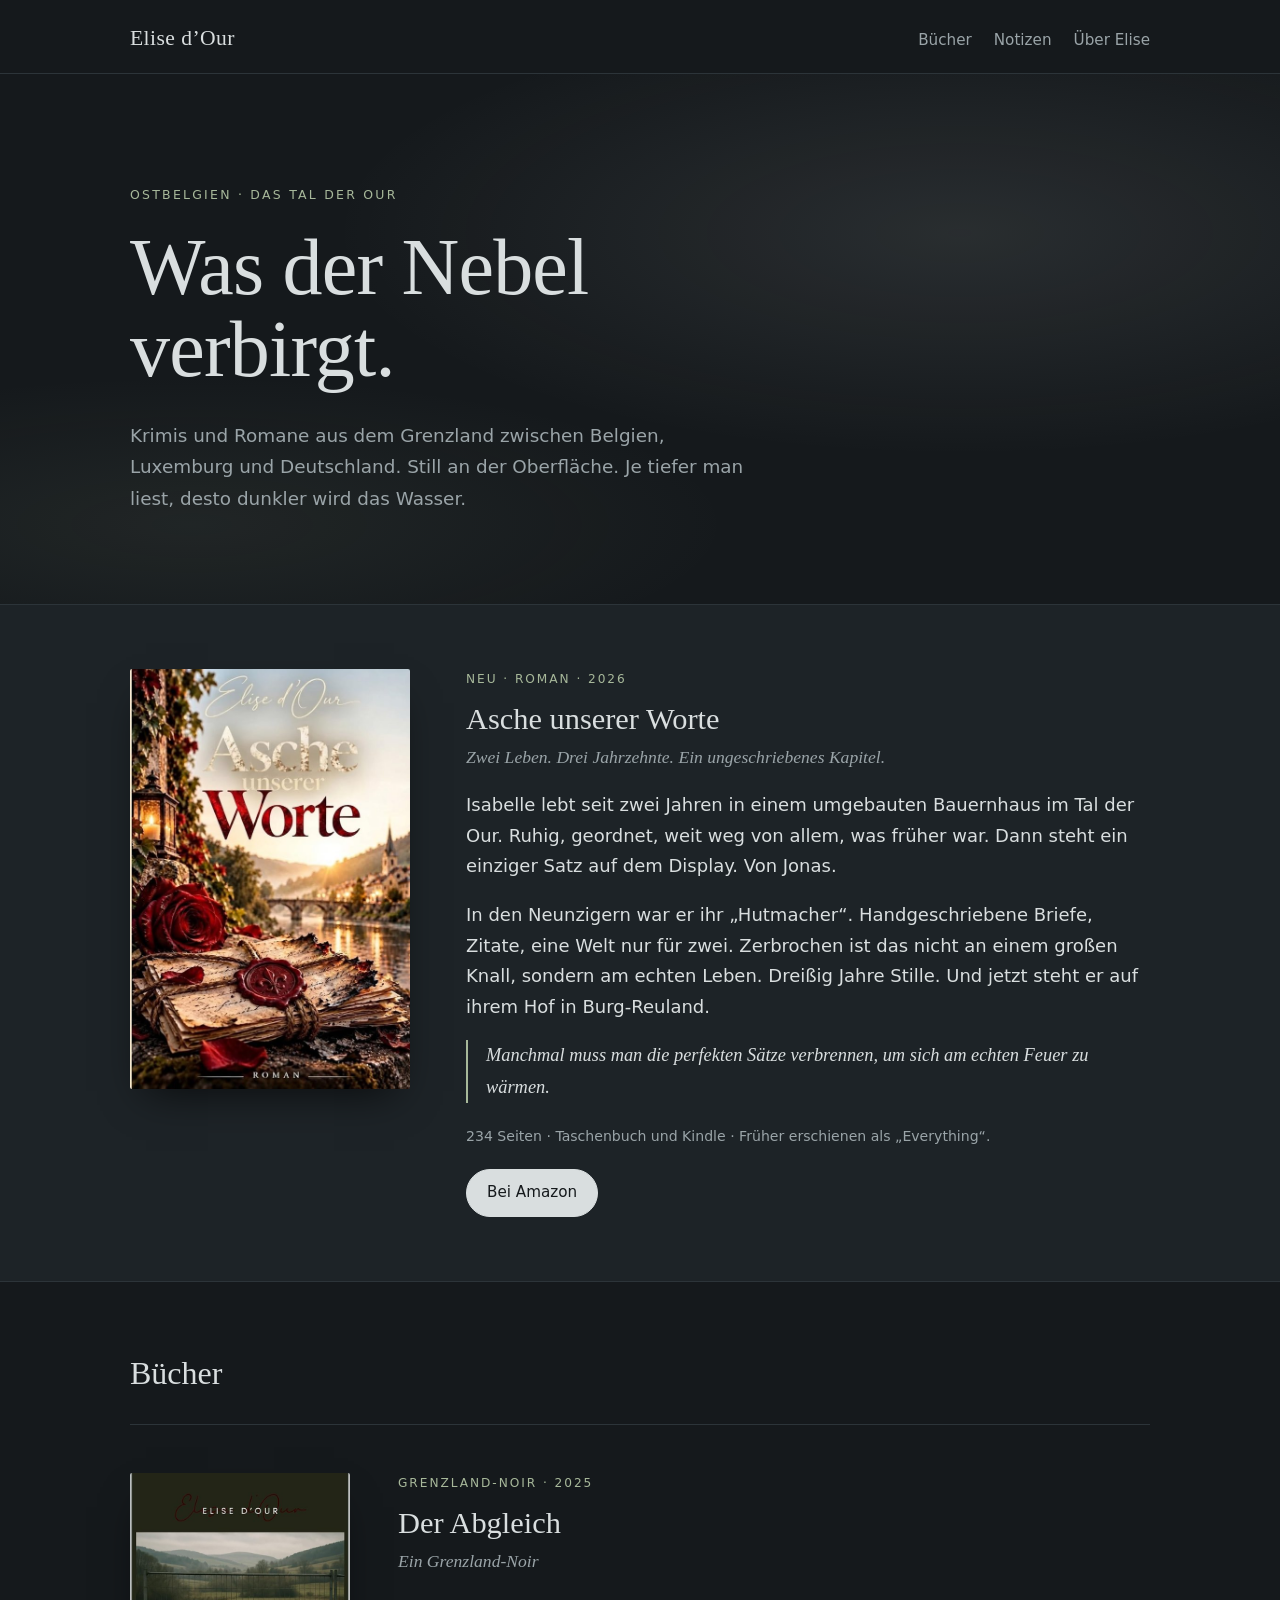
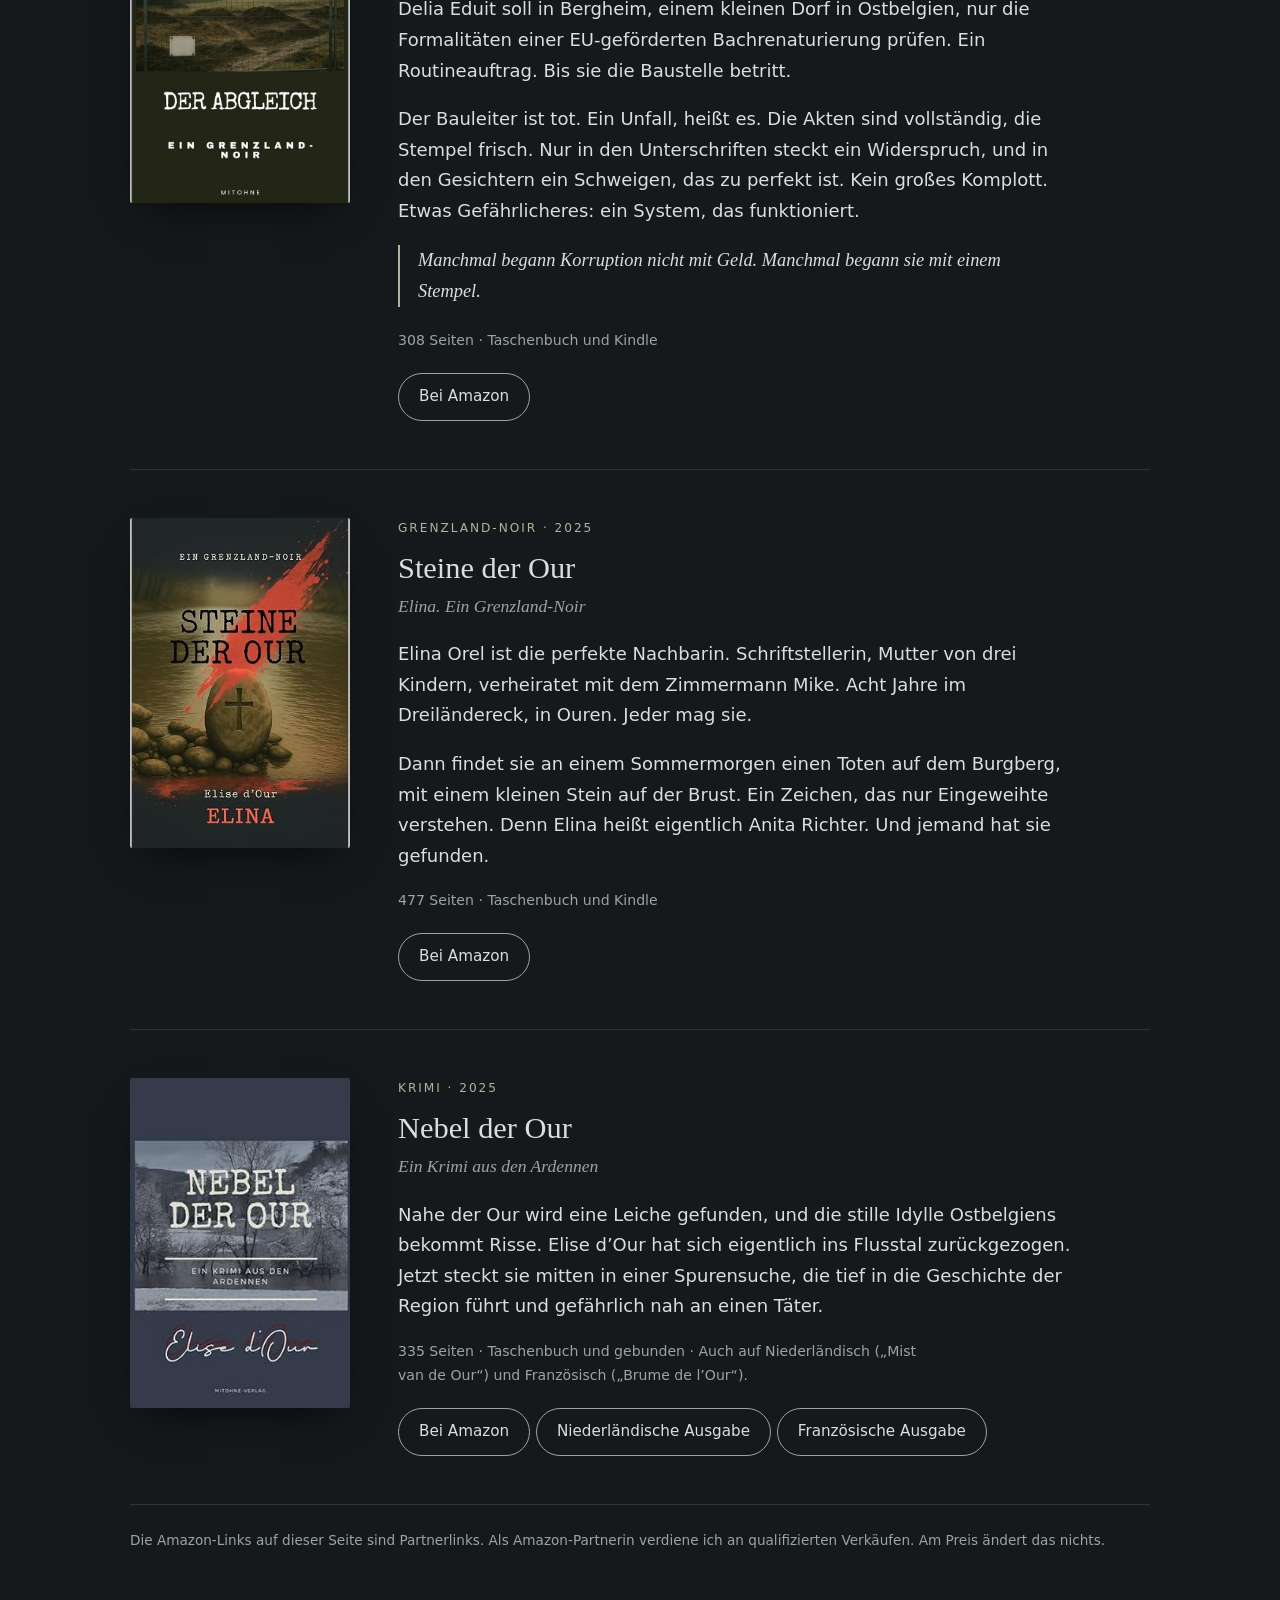
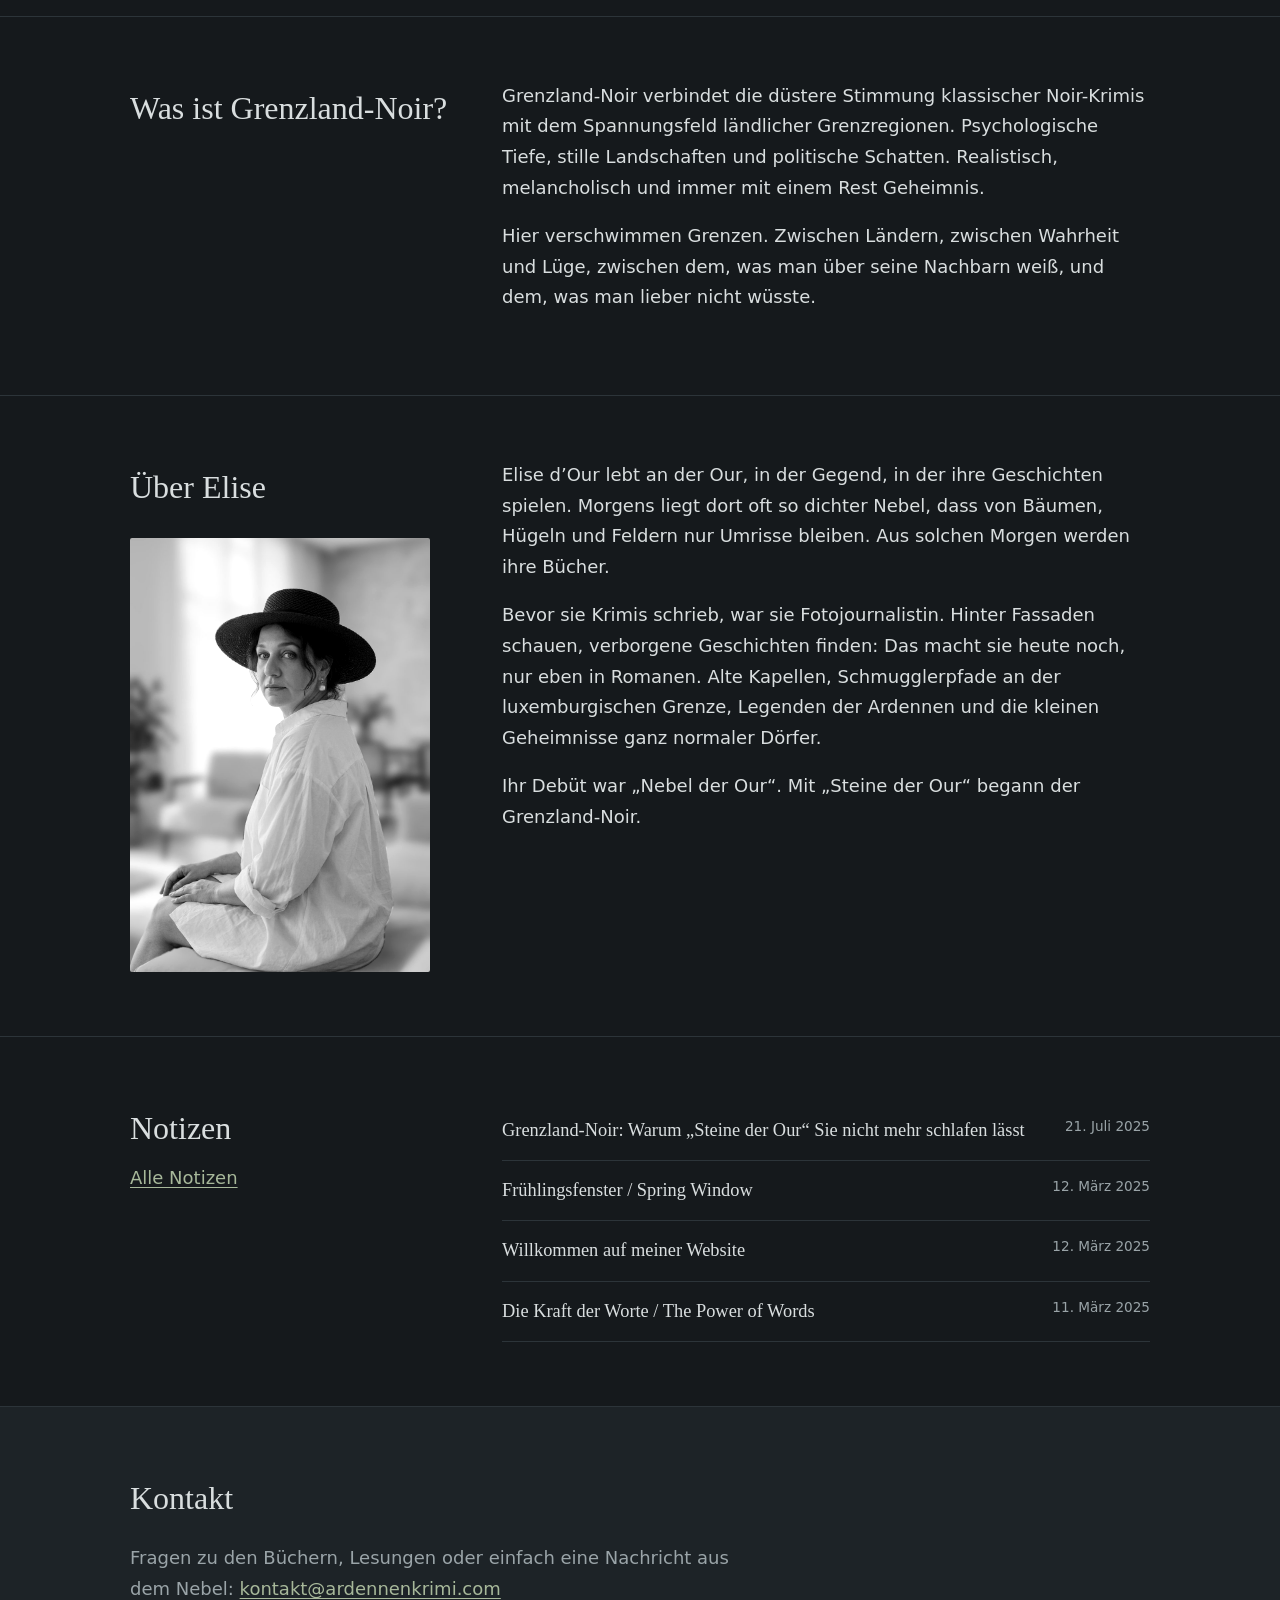
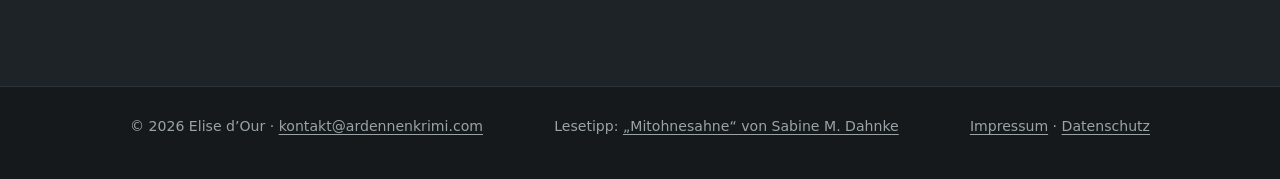
<file: index.html>
<!doctype html>
<html lang="de">
<head>
<meta charset="utf-8">
<meta name="viewport" content="width=device-width, initial-scale=1, viewport-fit=cover">
<title>Elise d’Our</title>
<meta name="description" content="Elise d’Our schreibt Krimis und Romane aus dem Grenzland an der Our, zwischen Belgien, Luxemburg und Deutschland.">
<link rel="canonical" href="https://ardennenkrimi.com/">
<link rel="stylesheet" href="/style.css">
</head>
<body>
<header class="kopf">
  <div class="wrap">
    <a class="marke" href="/">Elise d’Our</a>
    <nav class="nav">
      <a href="/#buecher">Bücher</a>
      <a href="/blog/">Notizen</a>
      <a href="/#elise">Über Elise</a>
    </nav>
  </div>
</header>
<main>
<section class="einstieg">
  <div class="wrap">
    <p class="ort">Ostbelgien · das Tal der Our</p>
    <h1>Was der Nebel<br>verbirgt.</h1>
    <p class="lead">Krimis und Romane aus dem Grenzland zwischen Belgien, Luxemburg und Deutschland. Still an der Oberfläche. Je tiefer man liest, desto dunkler wird das Wasser.</p>
  </div>
</section>

<section class="neu">
  <div class="wrap neu-raster">
    <div class="cover"><img src="/img/asche.jpg" alt="Buchcover: Asche unserer Worte" loading="lazy"></div>
    <div class="buch-text">
      <p class="art">Neu · Roman · 2026</p>
      <h2>Asche unserer Worte</h2>
      <p class="unterzeile">Zwei Leben. Drei Jahrzehnte. Ein ungeschriebenes Kapitel.</p>
      <p>Isabelle lebt seit zwei Jahren in einem umgebauten Bauernhaus im Tal der Our. Ruhig, geordnet, weit weg von allem, was früher war. Dann steht ein einziger Satz auf dem Display. Von Jonas.</p><p>In den Neunzigern war er ihr „Hutmacher“. Handgeschriebene Briefe, Zitate, eine Welt nur für zwei. Zerbrochen ist das nicht an einem großen Knall, sondern am echten Leben. Dreißig Jahre Stille. Und jetzt steht er auf ihrem Hof in Burg-Reuland.</p>
      <blockquote>Manchmal muss man die perfekten Sätze verbrennen, um sich am echten Feuer zu wärmen.</blockquote>
      <p class="meta">234 Seiten · Taschenbuch und Kindle · Früher erschienen als „Everything“.</p>
      <a class="knopf voll" href="https://link.amazon/B065dweTN" rel="sponsored noopener">Bei Amazon</a>
    </div>
  </div>
</section>

<section id="buecher">
  <div class="wrap">
    <h2 class="titel">Bücher</h2>
    
    <article class="buch">
      <div class="cover"><img src="/img/abgleich.jpg" alt="Buchcover: Der Abgleich" loading="lazy"></div>
      <div class="buch-text">
        <p class="art">Grenzland-Noir · 2025</p>
        <h3>Der Abgleich</h3>
        <p class="unterzeile">Ein Grenzland-Noir</p>
        <p>Delia Eduit soll in Bergheim, einem kleinen Dorf in Ostbelgien, nur die Formalitäten einer EU-geförderten Bachrenaturierung prüfen. Ein Routineauftrag. Bis sie die Baustelle betritt.</p><p>Der Bauleiter ist tot. Ein Unfall, heißt es. Die Akten sind vollständig, die Stempel frisch. Nur in den Unterschriften steckt ein Widerspruch, und in den Gesichtern ein Schweigen, das zu perfekt ist. Kein großes Komplott. Etwas Gefährlicheres: ein System, das funktioniert.</p>
        <blockquote>Manchmal begann Korruption nicht mit Geld. Manchmal begann sie mit einem Stempel.</blockquote>
        <p class="meta">308 Seiten · Taschenbuch und Kindle</p>
        <a class="knopf" href="https://link.amazon/B0gAcO9pW" rel="sponsored noopener">Bei Amazon</a>
        
      </div>
    </article>
    <article class="buch">
      <div class="cover"><img src="/img/steine.jpg" alt="Buchcover: Steine der Our" loading="lazy"></div>
      <div class="buch-text">
        <p class="art">Grenzland-Noir · 2025</p>
        <h3>Steine der Our</h3>
        <p class="unterzeile">Elina. Ein Grenzland-Noir</p>
        <p>Elina Orel ist die perfekte Nachbarin. Schriftstellerin, Mutter von drei Kindern, verheiratet mit dem Zimmermann Mike. Acht Jahre im Dreiländereck, in Ouren. Jeder mag sie.</p><p>Dann findet sie an einem Sommermorgen einen Toten auf dem Burgberg, mit einem kleinen Stein auf der Brust. Ein Zeichen, das nur Eingeweihte verstehen. Denn Elina heißt eigentlich Anita Richter. Und jemand hat sie gefunden.</p>
        
        <p class="meta">477 Seiten · Taschenbuch und Kindle</p>
        <a class="knopf" href="https://link.amazon/B0bGTBfmO" rel="sponsored noopener">Bei Amazon</a>
        
      </div>
    </article>
    <article class="buch">
      <div class="cover"><img src="/img/nebel.jpg" alt="Buchcover: Nebel der Our" loading="lazy"></div>
      <div class="buch-text">
        <p class="art">Krimi · 2025</p>
        <h3>Nebel der Our</h3>
        <p class="unterzeile">Ein Krimi aus den Ardennen</p>
        <p>Nahe der Our wird eine Leiche gefunden, und die stille Idylle Ostbelgiens bekommt Risse. Elise d’Our hat sich eigentlich ins Flusstal zurückgezogen. Jetzt steckt sie mitten in einer Spurensuche, die tief in die Geschichte der Region führt und gefährlich nah an einen Täter.</p>
        
        <p class="meta">335 Seiten · Taschenbuch und gebunden · Auch auf Niederländisch („Mist van de Our“) und Französisch („Brume de l’Our“).</p>
        <a class="knopf" href="https://link.amazon/B0eVX4MtS" rel="sponsored noopener">Bei Amazon</a>
         <a class="knopf" href="https://link.amazon/B0irtc5TM" rel="sponsored noopener">Niederländische Ausgabe</a> <a class="knopf" href="https://link.amazon/B01wjjGdI" rel="sponsored noopener">Französische Ausgabe</a>
      </div>
    </article>
    <p class="hinweis">Die Amazon-Links auf dieser Seite sind Partnerlinks. Als Amazon-Partnerin verdiene ich an qualifizierten Verkäufen. Am Preis ändert das nichts.</p>
  </div>
</section>

<section class="noir">
  <div class="wrap zwei">
    <div>
      <h2 class="titel">Was ist Grenzland-Noir?</h2>
    </div>
    <div>
      <p>Grenzland-Noir verbindet die düstere Stimmung klassischer Noir-Krimis mit dem Spannungsfeld ländlicher Grenzregionen. Psychologische Tiefe, stille Landschaften und politische Schatten. Realistisch, melancholisch und immer mit einem Rest Geheimnis.</p>
      <p>Hier verschwimmen Grenzen. Zwischen Ländern, zwischen Wahrheit und Lüge, zwischen dem, was man über seine Nachbarn weiß, und dem, was man lieber nicht wüsste.</p>
    </div>
  </div>
</section>

<section id="elise">
  <div class="wrap zwei">
    <div>
      <h2 class="titel">Über Elise</h2>
      <img class="portraet" src="/img/portrait.jpg" alt="Elise d’Our, Schwarzweißporträt mit Hut" loading="lazy">
    </div>
    <div>
      <p>Elise d’Our lebt an der Our, in der Gegend, in der ihre Geschichten spielen. Morgens liegt dort oft so dichter Nebel, dass von Bäumen, Hügeln und Feldern nur Umrisse bleiben. Aus solchen Morgen werden ihre Bücher.</p>
      <p>Bevor sie Krimis schrieb, war sie Fotojournalistin. Hinter Fassaden schauen, verborgene Geschichten finden: Das macht sie heute noch, nur eben in Romanen. Alte Kapellen, Schmugglerpfade an der luxemburgischen Grenze, Legenden der Ardennen und die kleinen Geheimnisse ganz normaler Dörfer.</p>
      <p>Ihr Debüt war „Nebel der Our“. Mit „Steine der Our“ begann der Grenzland-Noir.</p>
    </div>
  </div>
</section>

<section class="notizen">
  <div class="wrap zwei">
    <div>
      <h2 class="titel">Notizen</h2>
      <p><a href="/blog/">Alle Notizen</a></p>
    </div>
    <ul class="liste"><li><a href="/blog/grenzland-noir-steine-der-our">Grenzland-Noir: Warum „Steine der Our“ Sie nicht mehr schlafen lässt</a><span>21. Juli 2025</span></li><li><a href="/blog/fruehlingsfenster">Frühlingsfenster / Spring Window</a><span>12. März 2025</span></li><li><a href="/blog/willkommen">Willkommen auf meiner Website</a><span>12. März 2025</span></li><li><a href="/blog/die-kraft-der-worte">Die Kraft der Worte / The Power of Words</a><span>11. März 2025</span></li></ul>
  </div>
</section>

<section class="kontakt">
  <div class="wrap">
    <h2 class="titel">Kontakt</h2>
    <p>Fragen zu den Büchern, Lesungen oder einfach eine Nachricht aus dem Nebel: <!--email_off--><a href="mailto:kontakt@ardennenkrimi.com">kontakt@ardennenkrimi.com</a><!--/email_off--></p>
  </div>
</section>
</main>
<footer class="fuss">
  <div class="wrap">
    <span>© 2026 Elise d’Our · <!--email_off--><a href="mailto:kontakt@ardennenkrimi.com">kontakt@ardennenkrimi.com</a><!--/email_off--></span>
    <span>Lesetipp: <a href="https://mitohnesahne.com" rel="noopener">„Mitohnesahne“ von Sabine M. Dahnke</a></span>
    <span><a href="/impressum">Impressum</a> · <a href="/datenschutz">Datenschutz</a></span>
  </div>
</footer>
</body>
</html>
</file>
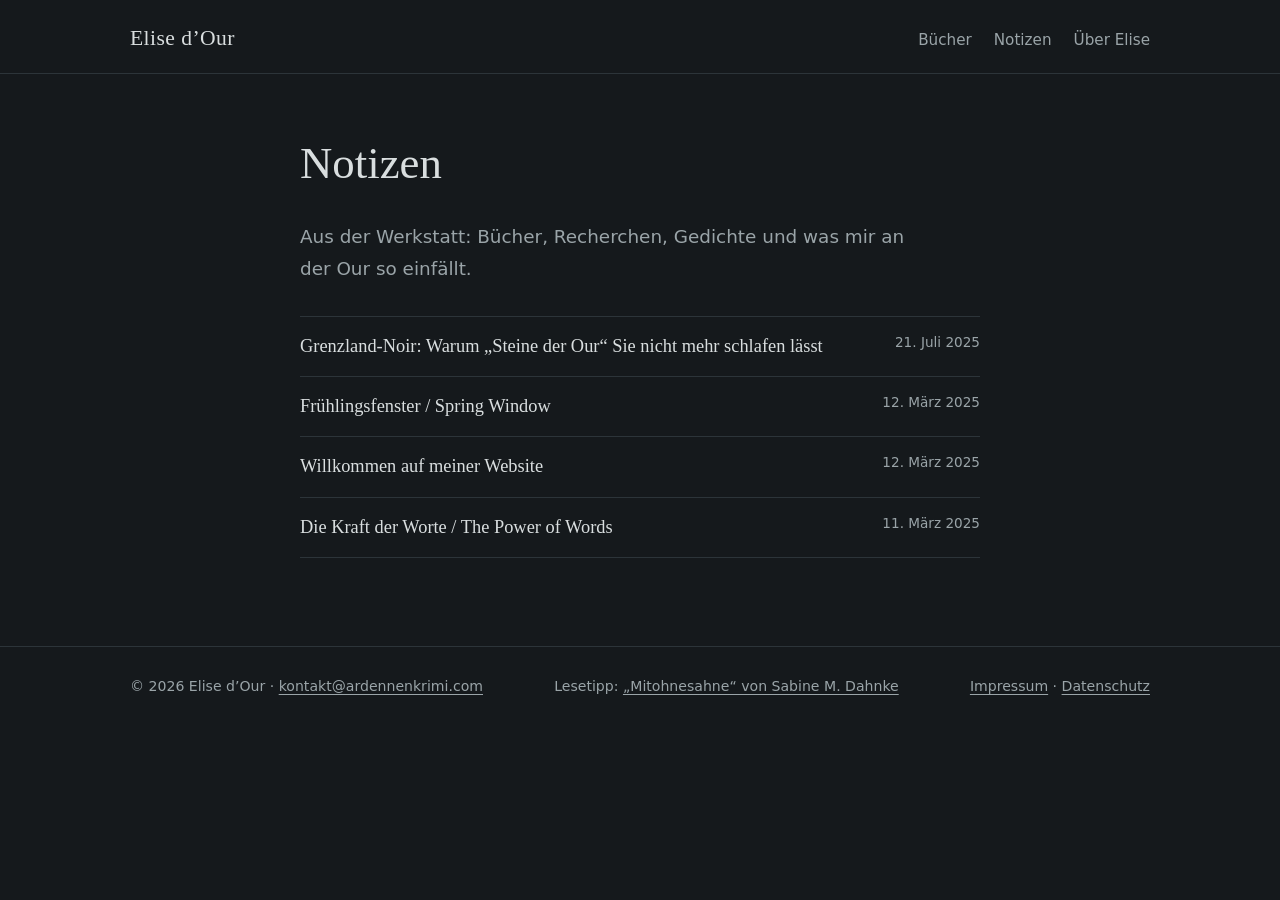
<file: blog/index.html>
<!doctype html>
<html lang="de">
<head>
<meta charset="utf-8">
<meta name="viewport" content="width=device-width, initial-scale=1, viewport-fit=cover">
<title>Notizen · Elise d’Our</title>
<meta name="description" content="Elise d’Our schreibt Krimis und Romane aus dem Grenzland an der Our, zwischen Belgien, Luxemburg und Deutschland.">
<link rel="canonical" href="https://ardennenkrimi.com/blog/">
<link rel="stylesheet" href="/style.css">
</head>
<body>
<header class="kopf">
  <div class="wrap">
    <a class="marke" href="/">Elise d’Our</a>
    <nav class="nav">
      <a href="/#buecher">Bücher</a>
      <a href="/blog/">Notizen</a>
      <a href="/#elise">Über Elise</a>
    </nav>
  </div>
</header>
<main>
<section class="beitrag">
  <div class="wrap schmal">
    <h1>Notizen</h1>
    <p class="lead">Aus der Werkstatt: Bücher, Recherchen, Gedichte und was mir an der Our so einfällt.</p>
    <ul class="liste"><li><a href="/blog/grenzland-noir-steine-der-our">Grenzland-Noir: Warum „Steine der Our“ Sie nicht mehr schlafen lässt</a><span>21. Juli 2025</span></li><li><a href="/blog/fruehlingsfenster">Frühlingsfenster / Spring Window</a><span>12. März 2025</span></li><li><a href="/blog/willkommen">Willkommen auf meiner Website</a><span>12. März 2025</span></li><li><a href="/blog/die-kraft-der-worte">Die Kraft der Worte / The Power of Words</a><span>11. März 2025</span></li></ul>
  </div>
</section>
</main>
<footer class="fuss">
  <div class="wrap">
    <span>© 2026 Elise d’Our · <!--email_off--><a href="mailto:kontakt@ardennenkrimi.com">kontakt@ardennenkrimi.com</a><!--/email_off--></span>
    <span>Lesetipp: <a href="https://mitohnesahne.com" rel="noopener">„Mitohnesahne“ von Sabine M. Dahnke</a></span>
    <span><a href="/impressum">Impressum</a> · <a href="/datenschutz">Datenschutz</a></span>
  </div>
</footer>
</body>
</html>
</file>
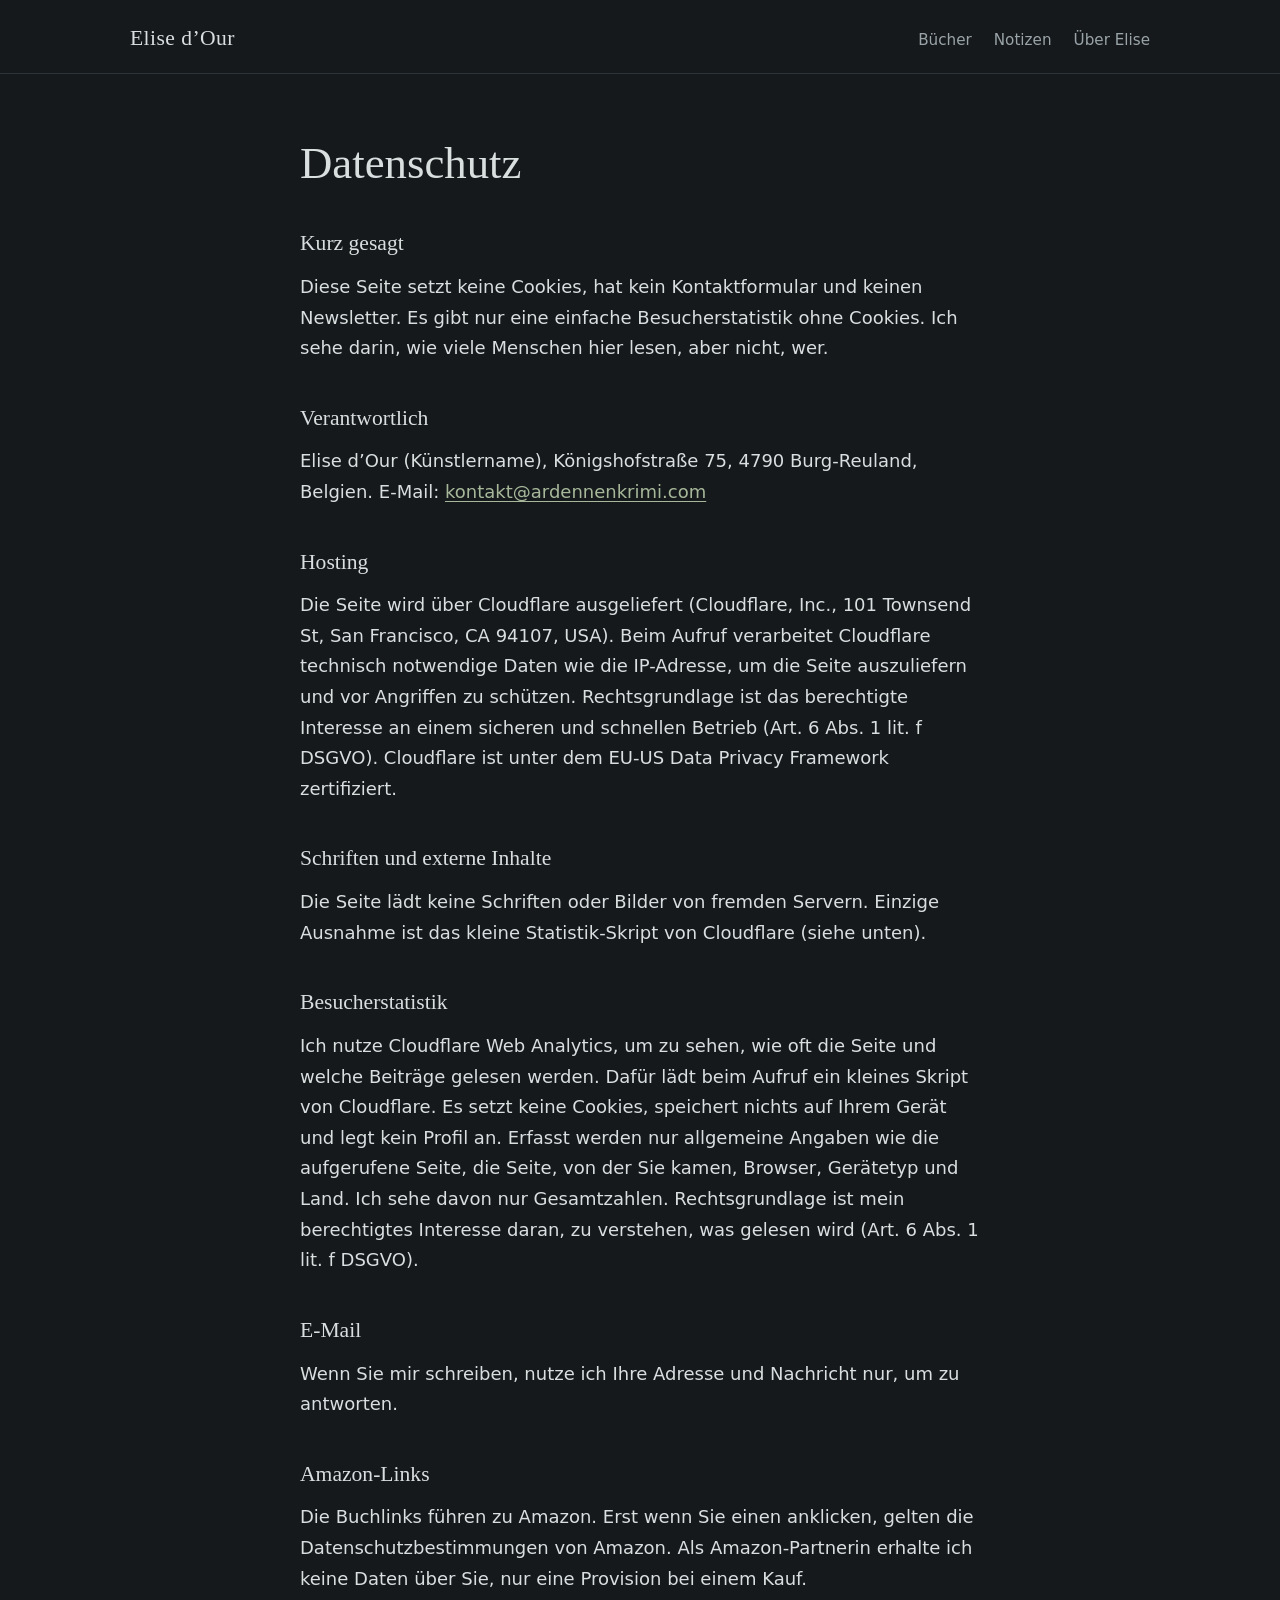
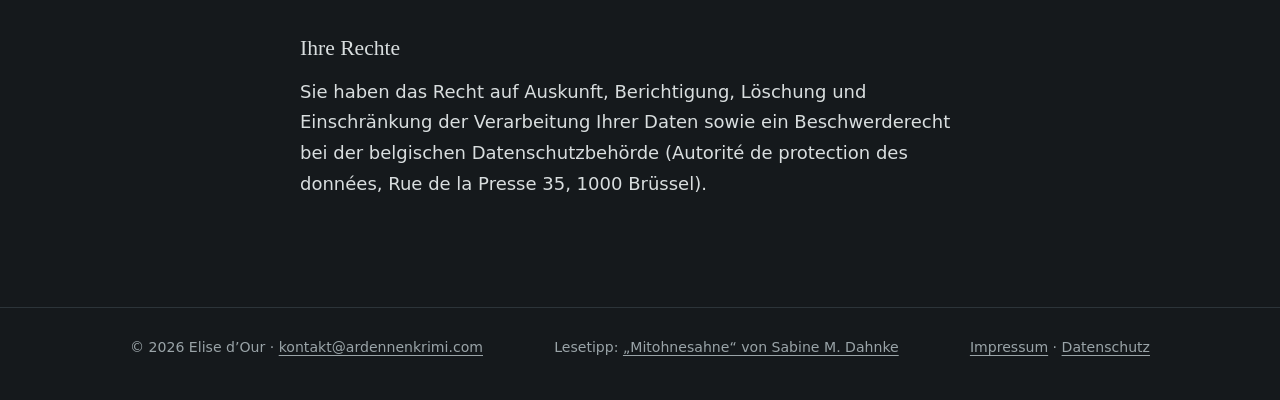
<file: datenschutz.html>
<!doctype html>
<html lang="de">
<head>
<meta charset="utf-8">
<meta name="viewport" content="width=device-width, initial-scale=1, viewport-fit=cover">
<title>Datenschutz · Elise d’Our</title>
<meta name="description" content="Elise d’Our schreibt Krimis und Romane aus dem Grenzland an der Our, zwischen Belgien, Luxemburg und Deutschland.">
<link rel="canonical" href="https://ardennenkrimi.com/datenschutz">
<link rel="stylesheet" href="/style.css">
</head>
<body>
<header class="kopf">
  <div class="wrap">
    <a class="marke" href="/">Elise d’Our</a>
    <nav class="nav">
      <a href="/#buecher">Bücher</a>
      <a href="/blog/">Notizen</a>
      <a href="/#elise">Über Elise</a>
    </nav>
  </div>
</header>
<main>
<section class="beitrag">
  <div class="wrap schmal">
    <h1>Datenschutz</h1>
    <h2>Kurz gesagt</h2>
    <p>Diese Seite setzt keine Cookies, hat kein Kontaktformular und keinen Newsletter. Es gibt nur eine einfache Besucherstatistik ohne Cookies. Ich sehe darin, wie viele Menschen hier lesen, aber nicht, wer.</p>
    <h2>Verantwortlich</h2>
    <p>Elise d’Our (Künstlername), Königshofstraße 75, 4790 Burg-Reuland, Belgien. E-Mail: <!--email_off--><a href="mailto:kontakt@ardennenkrimi.com">kontakt@ardennenkrimi.com</a><!--/email_off--></p>
    <h2>Hosting</h2>
    <p>Die Seite wird über Cloudflare ausgeliefert (Cloudflare, Inc., 101 Townsend St, San Francisco, CA 94107, USA). Beim Aufruf verarbeitet Cloudflare technisch notwendige Daten wie die IP-Adresse, um die Seite auszuliefern und vor Angriffen zu schützen. Rechtsgrundlage ist das berechtigte Interesse an einem sicheren und schnellen Betrieb (Art. 6 Abs. 1 lit. f DSGVO). Cloudflare ist unter dem EU-US Data Privacy Framework zertifiziert.</p>
    <h2>Schriften und externe Inhalte</h2>
    <p>Die Seite lädt keine Schriften oder Bilder von fremden Servern. Einzige Ausnahme ist das kleine Statistik-Skript von Cloudflare (siehe unten).</p>
    <h2>Besucherstatistik</h2>
    <p>Ich nutze Cloudflare Web Analytics, um zu sehen, wie oft die Seite und welche Beiträge gelesen werden. Dafür lädt beim Aufruf ein kleines Skript von Cloudflare. Es setzt keine Cookies, speichert nichts auf Ihrem Gerät und legt kein Profil an. Erfasst werden nur allgemeine Angaben wie die aufgerufene Seite, die Seite, von der Sie kamen, Browser, Gerätetyp und Land. Ich sehe davon nur Gesamtzahlen. Rechtsgrundlage ist mein berechtigtes Interesse daran, zu verstehen, was gelesen wird (Art. 6 Abs. 1 lit. f DSGVO).</p>
    <h2>E-Mail</h2>
    <p>Wenn Sie mir schreiben, nutze ich Ihre Adresse und Nachricht nur, um zu antworten.</p>
    <h2>Amazon-Links</h2>
    <p>Die Buchlinks führen zu Amazon. Erst wenn Sie einen anklicken, gelten die Datenschutzbestimmungen von Amazon. Als Amazon-Partnerin erhalte ich keine Daten über Sie, nur eine Provision bei einem Kauf.</p>
    <h2>Ihre Rechte</h2>
    <p>Sie haben das Recht auf Auskunft, Berichtigung, Löschung und Einschränkung der Verarbeitung Ihrer Daten sowie ein Beschwerderecht bei der belgischen Datenschutzbehörde (Autorité de protection des données, Rue de la Presse 35, 1000 Brüssel).</p>
  </div>
</section>
</main>
<footer class="fuss">
  <div class="wrap">
    <span>© 2026 Elise d’Our · <!--email_off--><a href="mailto:kontakt@ardennenkrimi.com">kontakt@ardennenkrimi.com</a><!--/email_off--></span>
    <span>Lesetipp: <a href="https://mitohnesahne.com" rel="noopener">„Mitohnesahne“ von Sabine M. Dahnke</a></span>
    <span><a href="/impressum">Impressum</a> · <a href="/datenschutz">Datenschutz</a></span>
  </div>
</footer>
</body>
</html>
</file>
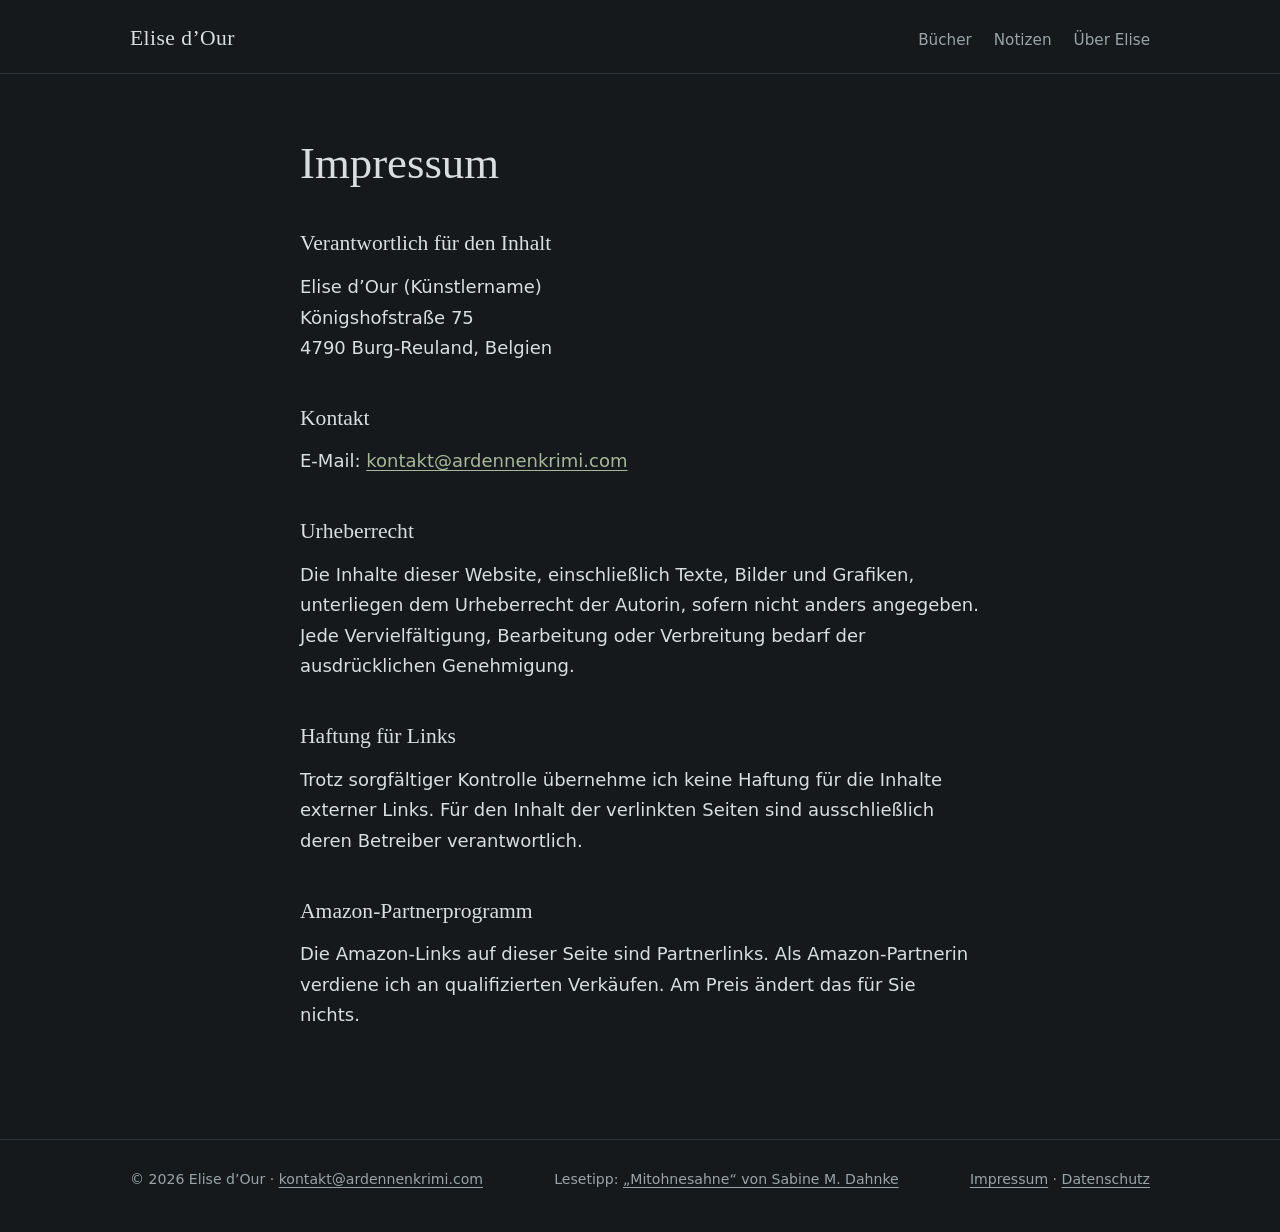
<file: impressum.html>
<!doctype html>
<html lang="de">
<head>
<meta charset="utf-8">
<meta name="viewport" content="width=device-width, initial-scale=1, viewport-fit=cover">
<title>Impressum · Elise d’Our</title>
<meta name="description" content="Elise d’Our schreibt Krimis und Romane aus dem Grenzland an der Our, zwischen Belgien, Luxemburg und Deutschland.">
<link rel="canonical" href="https://ardennenkrimi.com/impressum">
<link rel="stylesheet" href="/style.css">
</head>
<body>
<header class="kopf">
  <div class="wrap">
    <a class="marke" href="/">Elise d’Our</a>
    <nav class="nav">
      <a href="/#buecher">Bücher</a>
      <a href="/blog/">Notizen</a>
      <a href="/#elise">Über Elise</a>
    </nav>
  </div>
</header>
<main>
<section class="beitrag">
  <div class="wrap schmal">
    <h1>Impressum</h1>
    <h2>Verantwortlich für den Inhalt</h2>
    <p>Elise d’Our (Künstlername)<br>Königshofstraße 75<br>4790 Burg-Reuland, Belgien</p>
    <h2>Kontakt</h2>
    <p>E-Mail: <!--email_off--><a href="mailto:kontakt@ardennenkrimi.com">kontakt@ardennenkrimi.com</a><!--/email_off--></p>
    <h2>Urheberrecht</h2>
    <p>Die Inhalte dieser Website, einschließlich Texte, Bilder und Grafiken, unterliegen dem Urheberrecht der Autorin, sofern nicht anders angegeben. Jede Vervielfältigung, Bearbeitung oder Verbreitung bedarf der ausdrücklichen Genehmigung.</p>
    <h2>Haftung für Links</h2>
    <p>Trotz sorgfältiger Kontrolle übernehme ich keine Haftung für die Inhalte externer Links. Für den Inhalt der verlinkten Seiten sind ausschließlich deren Betreiber verantwortlich.</p>
    <h2>Amazon-Partnerprogramm</h2>
    <p>Die Amazon-Links auf dieser Seite sind Partnerlinks. Als Amazon-Partnerin verdiene ich an qualifizierten Verkäufen. Am Preis ändert das für Sie nichts.</p>
  </div>
</section>
</main>
<footer class="fuss">
  <div class="wrap">
    <span>© 2026 Elise d’Our · <!--email_off--><a href="mailto:kontakt@ardennenkrimi.com">kontakt@ardennenkrimi.com</a><!--/email_off--></span>
    <span>Lesetipp: <a href="https://mitohnesahne.com" rel="noopener">„Mitohnesahne“ von Sabine M. Dahnke</a></span>
    <span><a href="/impressum">Impressum</a> · <a href="/datenschutz">Datenschutz</a></span>
  </div>
</footer>
</body>
</html>
</file>
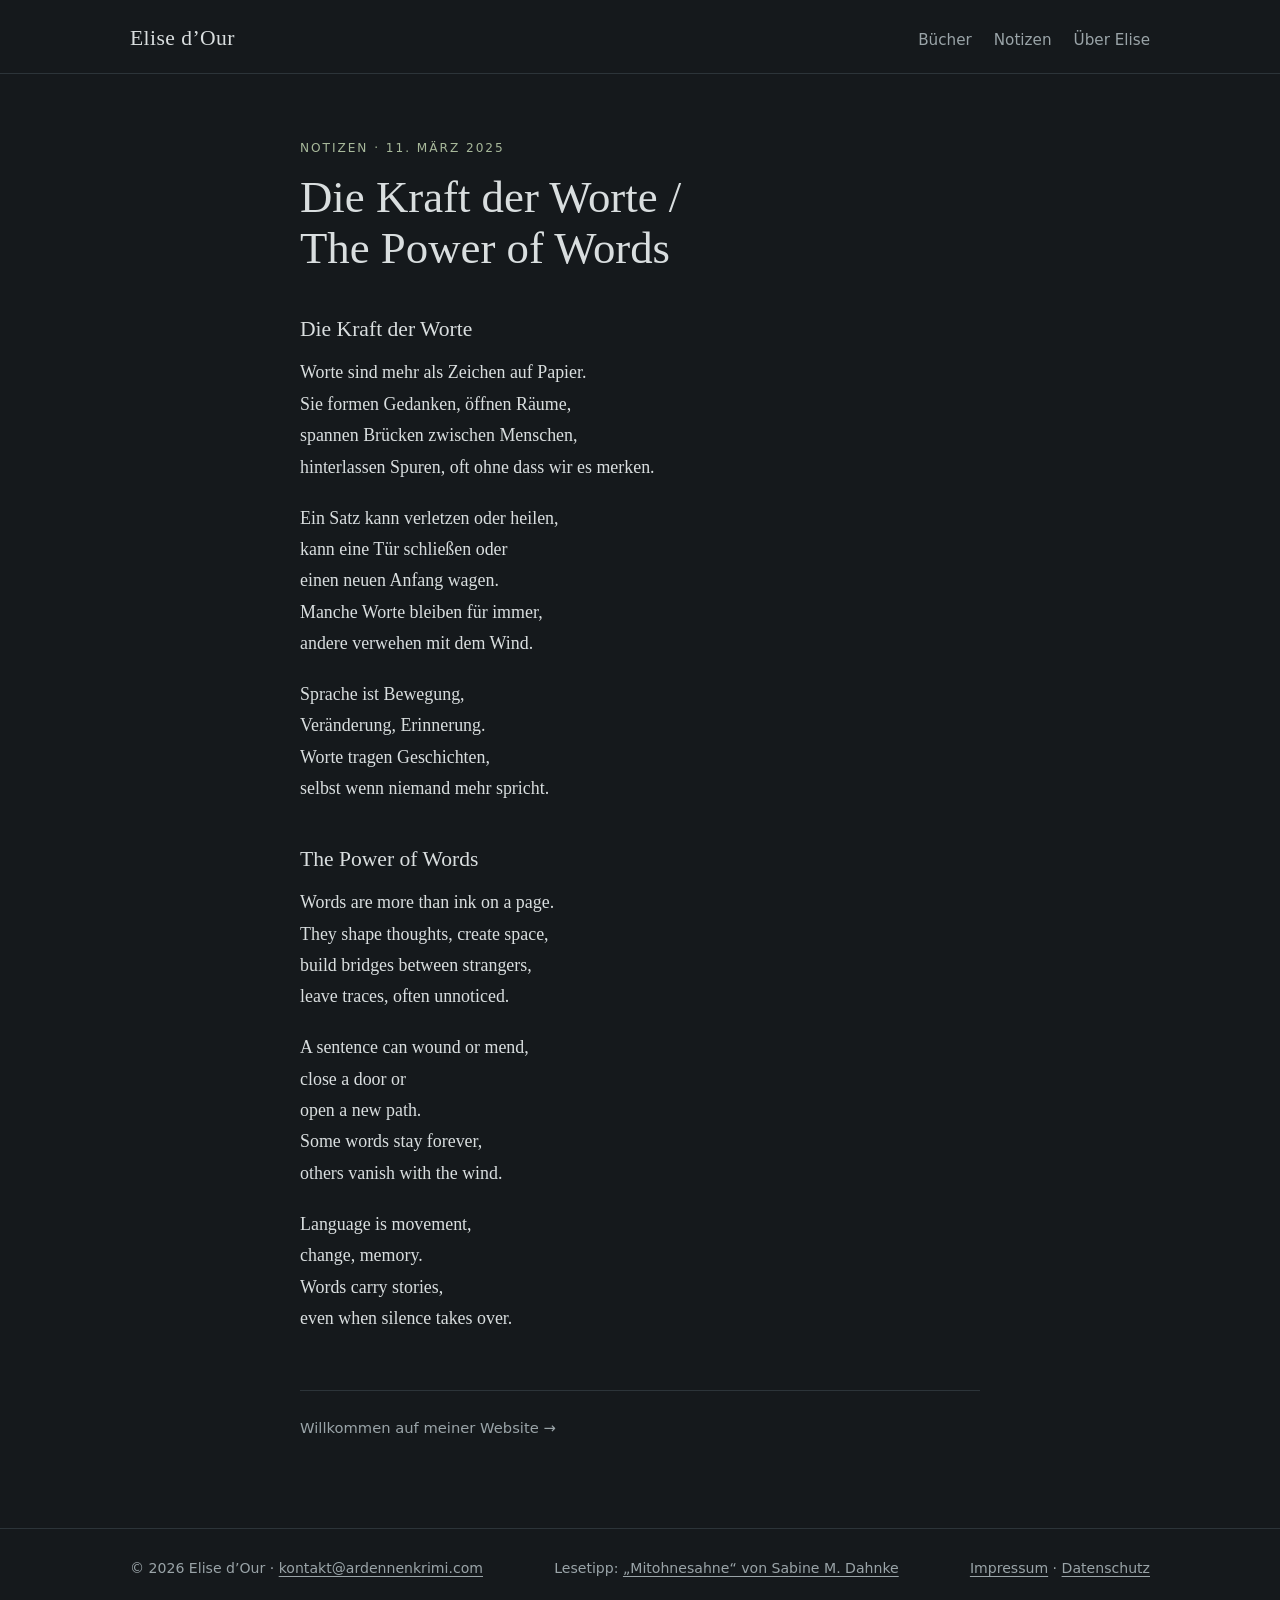
<file: blog/die-kraft-der-worte.html>
<!doctype html>
<html lang="de">
<head>
<meta charset="utf-8">
<meta name="viewport" content="width=device-width, initial-scale=1, viewport-fit=cover">
<title>Die Kraft der Worte / The Power of Words · Elise d’Our</title>
<meta name="description" content="Elise d’Our schreibt Krimis und Romane aus dem Grenzland an der Our, zwischen Belgien, Luxemburg und Deutschland.">
<link rel="canonical" href="https://ardennenkrimi.com/blog/die-kraft-der-worte">
<link rel="stylesheet" href="/style.css">
</head>
<body>
<header class="kopf">
  <div class="wrap">
    <a class="marke" href="/">Elise d’Our</a>
    <nav class="nav">
      <a href="/#buecher">Bücher</a>
      <a href="/blog/">Notizen</a>
      <a href="/#elise">Über Elise</a>
    </nav>
  </div>
</header>
<main>
<article class="beitrag">
  <div class="wrap schmal">
    <p class="art"><a href="/blog/">Notizen</a> · <time datetime="2025-03-11">11. März 2025</time></p>
    <h1>Die Kraft der Worte / The Power of Words</h1>
<h2>Die Kraft der Worte</h2>
<p class="vers">Worte sind mehr als Zeichen auf Papier.<br>
Sie formen Gedanken, öffnen Räume,<br>
spannen Brücken zwischen Menschen,<br>
hinterlassen Spuren, oft ohne dass wir es merken.</p>
<p class="vers">Ein Satz kann verletzen oder heilen,<br>
kann eine Tür schließen oder<br>
einen neuen Anfang wagen.<br>
Manche Worte bleiben für immer,<br>
andere verwehen mit dem Wind.</p>
<p class="vers">Sprache ist Bewegung,<br>
Veränderung, Erinnerung.<br>
Worte tragen Geschichten,<br>
selbst wenn niemand mehr spricht.</p>
<h2>The Power of Words</h2>
<p class="vers">Words are more than ink on a page.<br>
They shape thoughts, create space,<br>
build bridges between strangers,<br>
leave traces, often unnoticed.</p>
<p class="vers">A sentence can wound or mend,<br>
close a door or<br>
open a new path.<br>
Some words stay forever,<br>
others vanish with the wind.</p>
<p class="vers">Language is movement,<br>
change, memory.<br>
Words carry stories,<br>
even when silence takes over.</p>
    <nav class="blaettern"><a href="/blog/willkommen">Willkommen auf meiner Website →</a></nav>
  </div>
</article>
</main>
<footer class="fuss">
  <div class="wrap">
    <span>© 2026 Elise d’Our · <!--email_off--><a href="mailto:kontakt@ardennenkrimi.com">kontakt@ardennenkrimi.com</a><!--/email_off--></span>
    <span>Lesetipp: <a href="https://mitohnesahne.com" rel="noopener">„Mitohnesahne“ von Sabine M. Dahnke</a></span>
    <span><a href="/impressum">Impressum</a> · <a href="/datenschutz">Datenschutz</a></span>
  </div>
</footer>
</body>
</html>
</file>
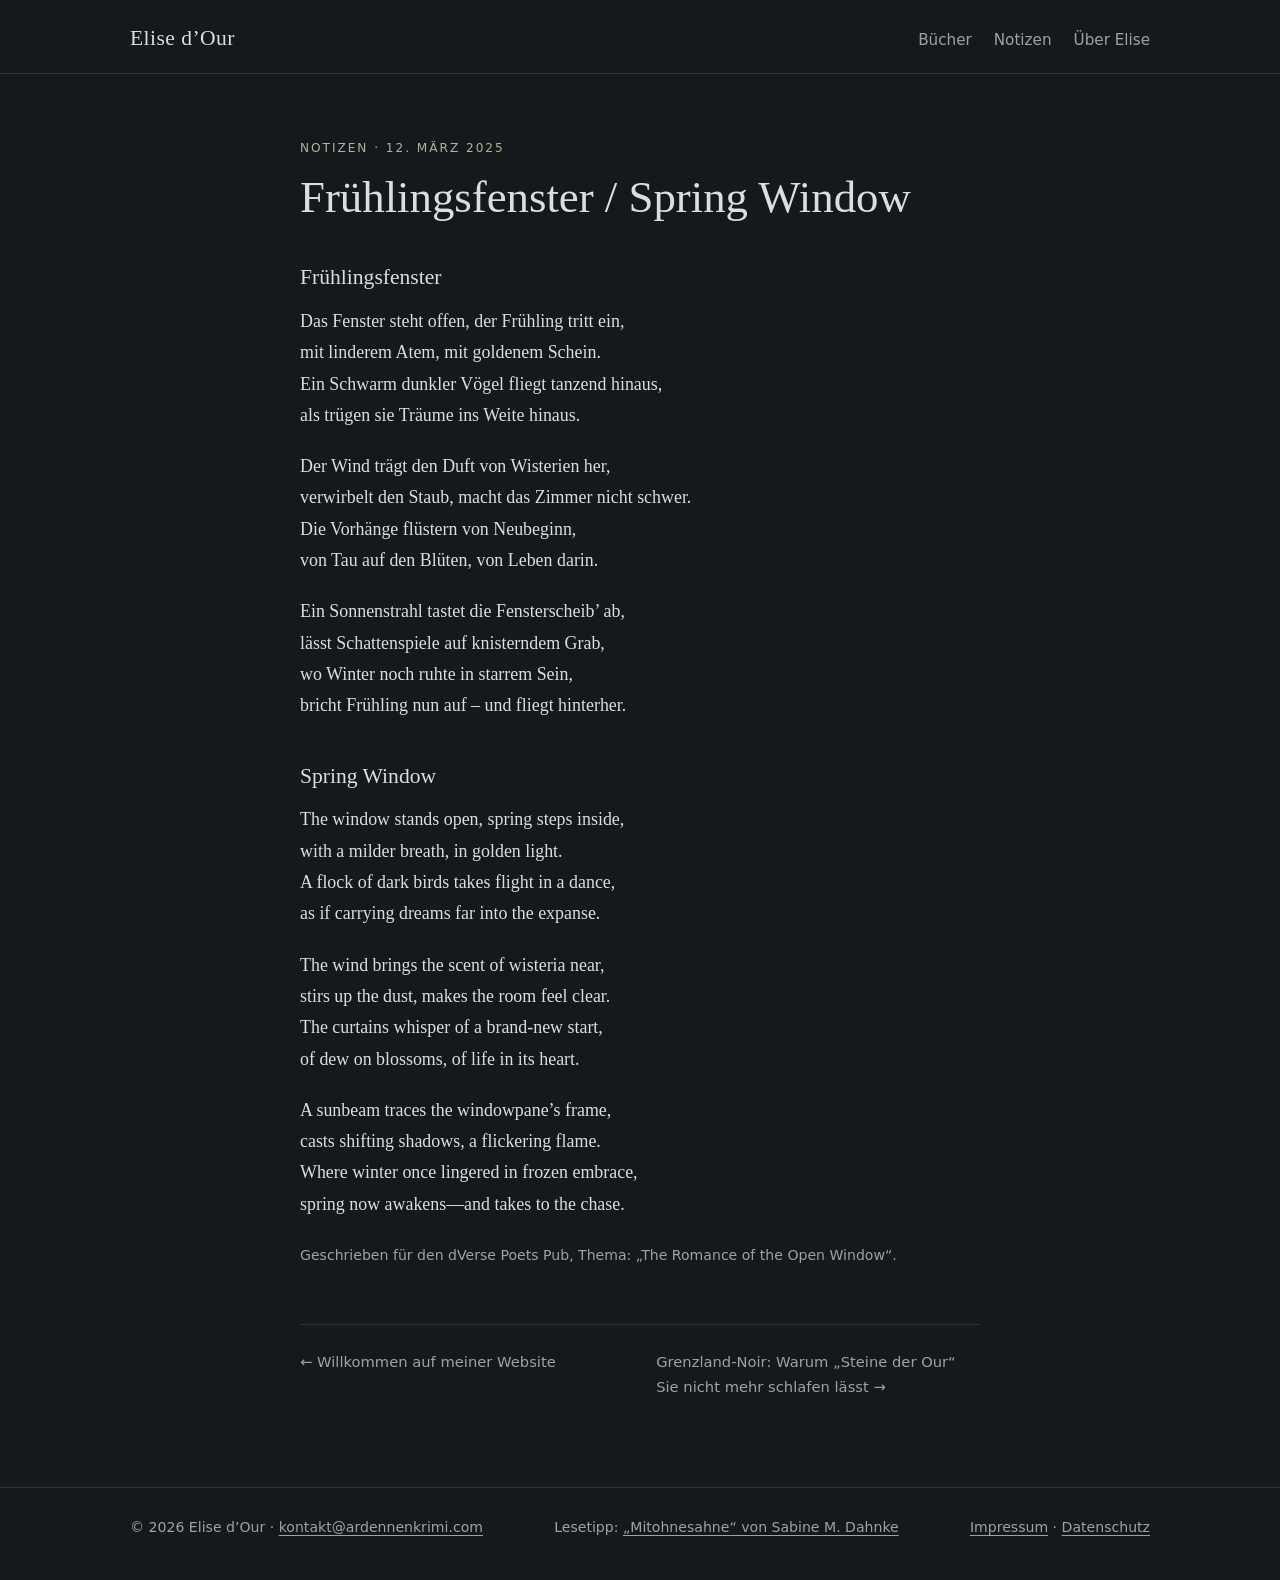
<file: blog/fruehlingsfenster.html>
<!doctype html>
<html lang="de">
<head>
<meta charset="utf-8">
<meta name="viewport" content="width=device-width, initial-scale=1, viewport-fit=cover">
<title>Frühlingsfenster / Spring Window · Elise d’Our</title>
<meta name="description" content="Elise d’Our schreibt Krimis und Romane aus dem Grenzland an der Our, zwischen Belgien, Luxemburg und Deutschland.">
<link rel="canonical" href="https://ardennenkrimi.com/blog/fruehlingsfenster">
<link rel="stylesheet" href="/style.css">
</head>
<body>
<header class="kopf">
  <div class="wrap">
    <a class="marke" href="/">Elise d’Our</a>
    <nav class="nav">
      <a href="/#buecher">Bücher</a>
      <a href="/blog/">Notizen</a>
      <a href="/#elise">Über Elise</a>
    </nav>
  </div>
</header>
<main>
<article class="beitrag">
  <div class="wrap schmal">
    <p class="art"><a href="/blog/">Notizen</a> · <time datetime="2025-03-12">12. März 2025</time></p>
    <h1>Frühlingsfenster / Spring Window</h1>
<h2>Frühlingsfenster</h2>
<p class="vers">Das Fenster steht offen, der Frühling tritt ein,<br>
mit linderem Atem, mit goldenem Schein.<br>
Ein Schwarm dunkler Vögel fliegt tanzend hinaus,<br>
als trügen sie Träume ins Weite hinaus.</p>
<p class="vers">Der Wind trägt den Duft von Wisterien her,<br>
verwirbelt den Staub, macht das Zimmer nicht schwer.<br>
Die Vorhänge flüstern von Neubeginn,<br>
von Tau auf den Blüten, von Leben darin.</p>
<p class="vers">Ein Sonnenstrahl tastet die Fensterscheib’ ab,<br>
lässt Schattenspiele auf knisterndem Grab,<br>
wo Winter noch ruhte in starrem Sein,<br>
bricht Frühling nun auf – und fliegt hinterher.</p>
<h2>Spring Window</h2>
<p class="vers">The window stands open, spring steps inside,<br>
with a milder breath, in golden light.<br>
A flock of dark birds takes flight in a dance,<br>
as if carrying dreams far into the expanse.</p>
<p class="vers">The wind brings the scent of wisteria near,<br>
stirs up the dust, makes the room feel clear.<br>
The curtains whisper of a brand-new start,<br>
of dew on blossoms, of life in its heart.</p>
<p class="vers">A sunbeam traces the windowpane’s frame,<br>
casts shifting shadows, a flickering flame.<br>
Where winter once lingered in frozen embrace,<br>
spring now awakens—and takes to the chase.</p>
<p class="meta">Geschrieben für den dVerse Poets Pub, Thema: „The Romance of the Open Window“.</p>
    <nav class="blaettern"><a href="/blog/willkommen">← Willkommen auf meiner Website</a><a href="/blog/grenzland-noir-steine-der-our">Grenzland-Noir: Warum „Steine der Our“ Sie nicht mehr schlafen lässt →</a></nav>
  </div>
</article>
</main>
<footer class="fuss">
  <div class="wrap">
    <span>© 2026 Elise d’Our · <!--email_off--><a href="mailto:kontakt@ardennenkrimi.com">kontakt@ardennenkrimi.com</a><!--/email_off--></span>
    <span>Lesetipp: <a href="https://mitohnesahne.com" rel="noopener">„Mitohnesahne“ von Sabine M. Dahnke</a></span>
    <span><a href="/impressum">Impressum</a> · <a href="/datenschutz">Datenschutz</a></span>
  </div>
</footer>
</body>
</html>
</file>
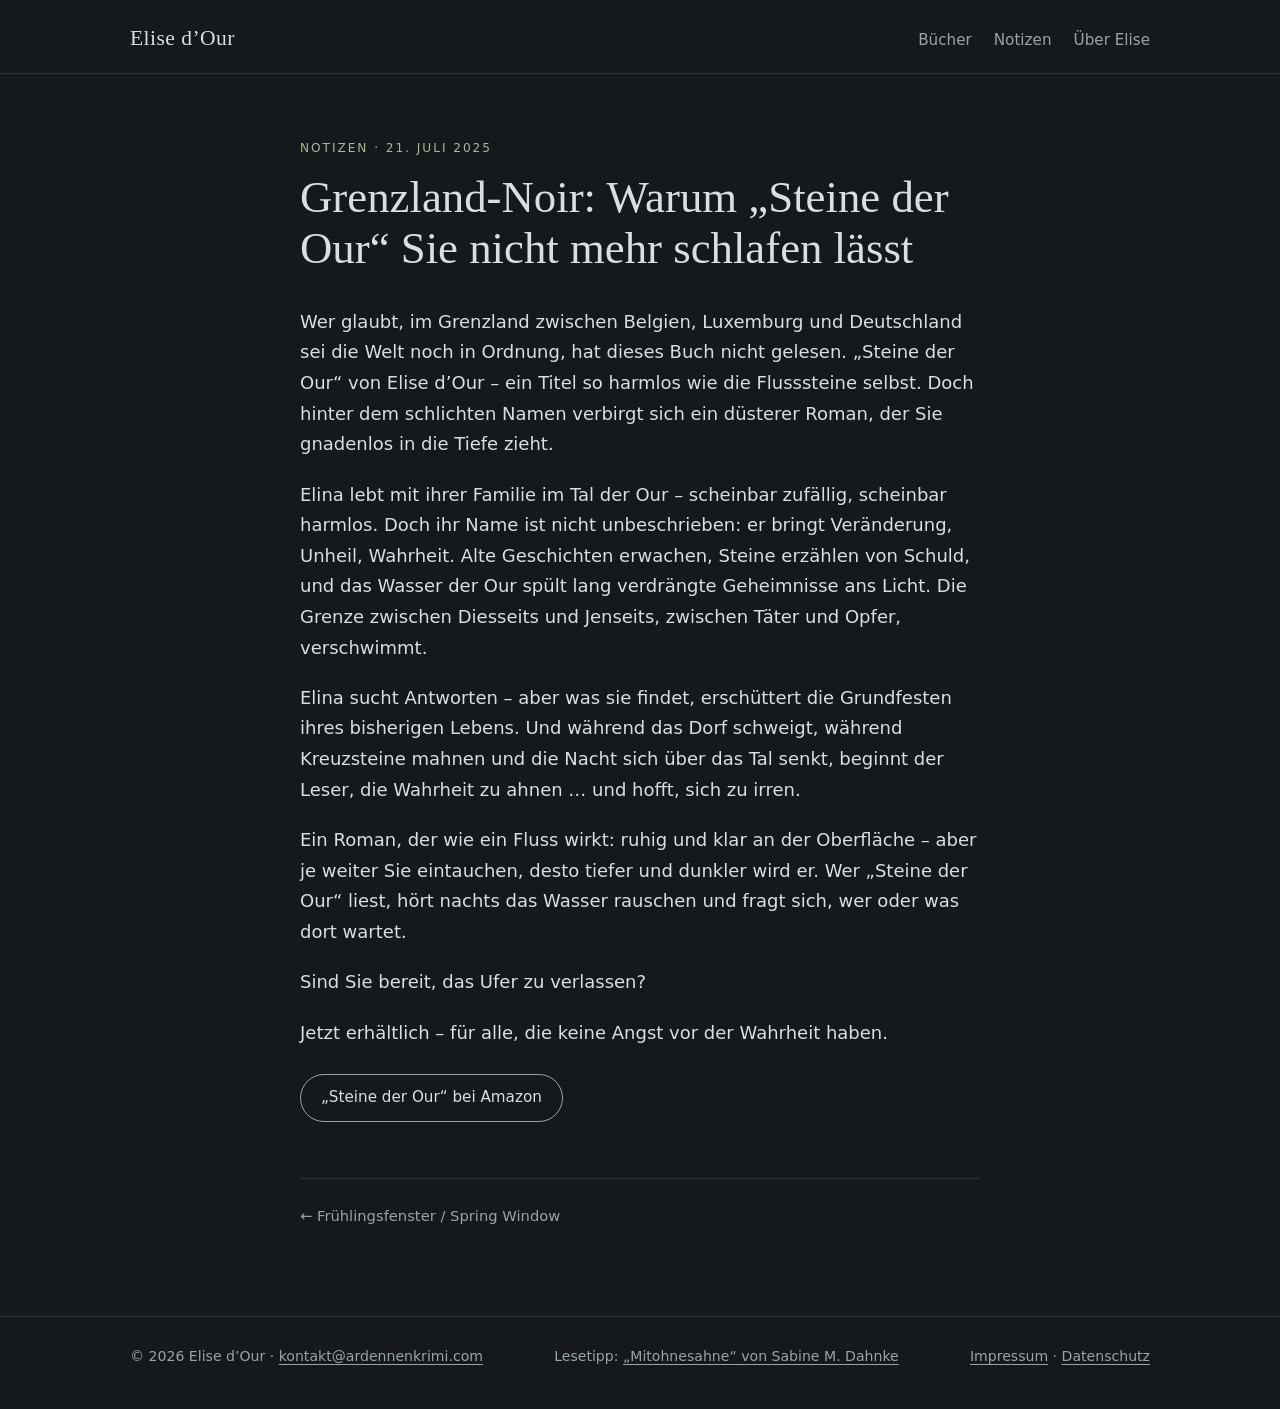
<file: blog/grenzland-noir-steine-der-our.html>
<!doctype html>
<html lang="de">
<head>
<meta charset="utf-8">
<meta name="viewport" content="width=device-width, initial-scale=1, viewport-fit=cover">
<title>Grenzland-Noir: Warum „Steine der Our“ Sie nicht mehr schlafen lässt · Elise d’Our</title>
<meta name="description" content="Elise d’Our schreibt Krimis und Romane aus dem Grenzland an der Our, zwischen Belgien, Luxemburg und Deutschland.">
<link rel="canonical" href="https://ardennenkrimi.com/blog/grenzland-noir-steine-der-our">
<link rel="stylesheet" href="/style.css">
</head>
<body>
<header class="kopf">
  <div class="wrap">
    <a class="marke" href="/">Elise d’Our</a>
    <nav class="nav">
      <a href="/#buecher">Bücher</a>
      <a href="/blog/">Notizen</a>
      <a href="/#elise">Über Elise</a>
    </nav>
  </div>
</header>
<main>
<article class="beitrag">
  <div class="wrap schmal">
    <p class="art"><a href="/blog/">Notizen</a> · <time datetime="2025-07-21">21. Juli 2025</time></p>
    <h1>Grenzland-Noir: Warum „Steine der Our“ Sie nicht mehr schlafen lässt</h1>
<p>Wer glaubt, im Grenzland zwischen Belgien, Luxemburg und Deutschland sei die Welt noch in Ordnung, hat dieses Buch nicht gelesen. „Steine der Our“ von Elise d’Our – ein Titel so harmlos wie die Flusssteine selbst. Doch hinter dem schlichten Namen verbirgt sich ein düsterer Roman, der Sie gnadenlos in die Tiefe zieht.</p>
<p>Elina lebt mit ihrer Familie im Tal der Our – scheinbar zufällig, scheinbar harmlos. Doch ihr Name ist nicht unbeschrieben: er bringt Veränderung, Unheil, Wahrheit. Alte Geschichten erwachen, Steine erzählen von Schuld, und das Wasser der Our spült lang verdrängte Geheimnisse ans Licht. Die Grenze zwischen Diesseits und Jenseits, zwischen Täter und Opfer, verschwimmt.</p>
<p>Elina sucht Antworten – aber was sie findet, erschüttert die Grundfesten ihres bisherigen Lebens. Und während das Dorf schweigt, während Kreuzsteine mahnen und die Nacht sich über das Tal senkt, beginnt der Leser, die Wahrheit zu ahnen … und hofft, sich zu irren.</p>
<p>Ein Roman, der wie ein Fluss wirkt: ruhig und klar an der Oberfläche – aber je weiter Sie eintauchen, desto tiefer und dunkler wird er. Wer „Steine der Our“ liest, hört nachts das Wasser rauschen und fragt sich, wer oder was dort wartet.</p>
<p>Sind Sie bereit, das Ufer zu verlassen?</p>
<p>Jetzt erhältlich – für alle, die keine Angst vor der Wahrheit haben.</p>
<p><a class="knopf" href="https://link.amazon/B0bGTBfmO" rel="sponsored noopener">„Steine der Our“ bei Amazon</a></p>
    <nav class="blaettern"><a href="/blog/fruehlingsfenster">← Frühlingsfenster / Spring Window</a></nav>
  </div>
</article>
</main>
<footer class="fuss">
  <div class="wrap">
    <span>© 2026 Elise d’Our · <!--email_off--><a href="mailto:kontakt@ardennenkrimi.com">kontakt@ardennenkrimi.com</a><!--/email_off--></span>
    <span>Lesetipp: <a href="https://mitohnesahne.com" rel="noopener">„Mitohnesahne“ von Sabine M. Dahnke</a></span>
    <span><a href="/impressum">Impressum</a> · <a href="/datenschutz">Datenschutz</a></span>
  </div>
</footer>
</body>
</html>
</file>
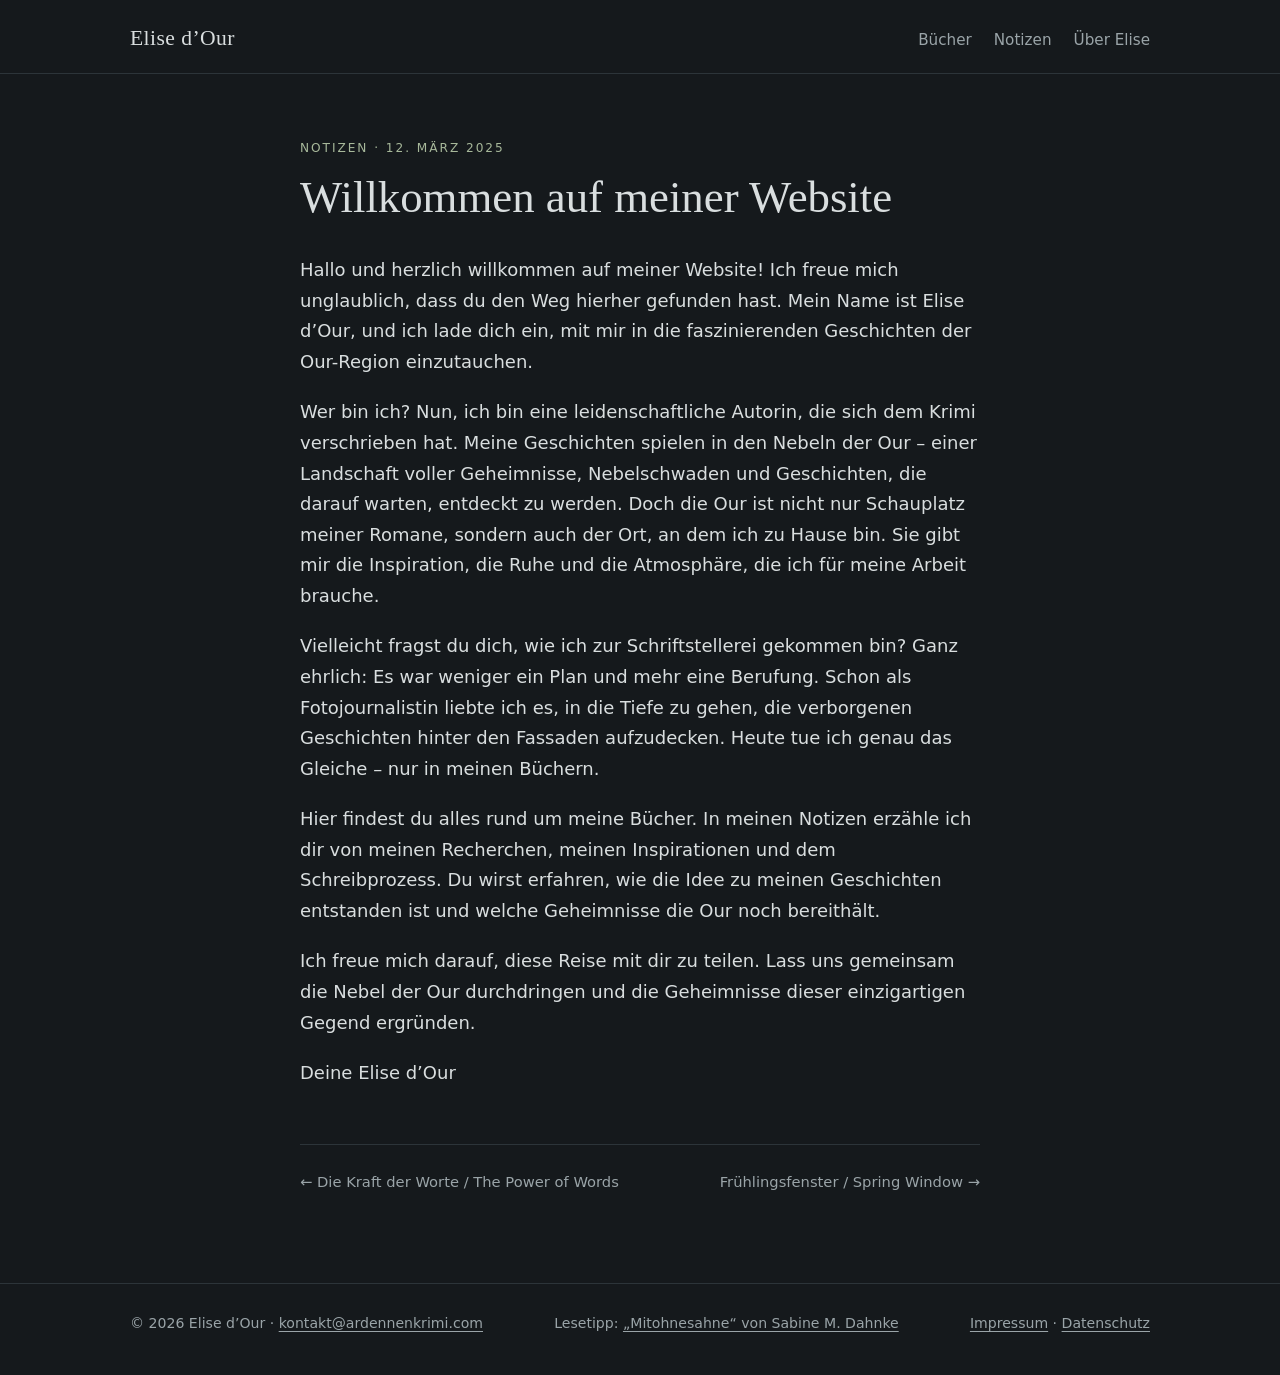
<file: blog/willkommen.html>
<!doctype html>
<html lang="de">
<head>
<meta charset="utf-8">
<meta name="viewport" content="width=device-width, initial-scale=1, viewport-fit=cover">
<title>Willkommen auf meiner Website · Elise d’Our</title>
<meta name="description" content="Elise d’Our schreibt Krimis und Romane aus dem Grenzland an der Our, zwischen Belgien, Luxemburg und Deutschland.">
<link rel="canonical" href="https://ardennenkrimi.com/blog/willkommen">
<link rel="stylesheet" href="/style.css">
</head>
<body>
<header class="kopf">
  <div class="wrap">
    <a class="marke" href="/">Elise d’Our</a>
    <nav class="nav">
      <a href="/#buecher">Bücher</a>
      <a href="/blog/">Notizen</a>
      <a href="/#elise">Über Elise</a>
    </nav>
  </div>
</header>
<main>
<article class="beitrag">
  <div class="wrap schmal">
    <p class="art"><a href="/blog/">Notizen</a> · <time datetime="2025-03-12">12. März 2025</time></p>
    <h1>Willkommen auf meiner Website</h1>
<p>Hallo und herzlich willkommen auf meiner Website! Ich freue mich unglaublich, dass du den Weg hierher gefunden hast. Mein Name ist Elise d’Our, und ich lade dich ein, mit mir in die faszinierenden Geschichten der Our-Region einzutauchen.</p>
<p>Wer bin ich? Nun, ich bin eine leidenschaftliche Autorin, die sich dem Krimi verschrieben hat. Meine Geschichten spielen in den Nebeln der Our – einer Landschaft voller Geheimnisse, Nebelschwaden und Geschichten, die darauf warten, entdeckt zu werden. Doch die Our ist nicht nur Schauplatz meiner Romane, sondern auch der Ort, an dem ich zu Hause bin. Sie gibt mir die Inspiration, die Ruhe und die Atmosphäre, die ich für meine Arbeit brauche.</p>
<p>Vielleicht fragst du dich, wie ich zur Schriftstellerei gekommen bin? Ganz ehrlich: Es war weniger ein Plan und mehr eine Berufung. Schon als Fotojournalistin liebte ich es, in die Tiefe zu gehen, die verborgenen Geschichten hinter den Fassaden aufzudecken. Heute tue ich genau das Gleiche – nur in meinen Büchern.</p>
<p>Hier findest du alles rund um meine Bücher. In meinen Notizen erzähle ich dir von meinen Recherchen, meinen Inspirationen und dem Schreibprozess. Du wirst erfahren, wie die Idee zu meinen Geschichten entstanden ist und welche Geheimnisse die Our noch bereithält.</p>
<p>Ich freue mich darauf, diese Reise mit dir zu teilen. Lass uns gemeinsam die Nebel der Our durchdringen und die Geheimnisse dieser einzigartigen Gegend ergründen.</p>
<p>Deine Elise d’Our</p>
    <nav class="blaettern"><a href="/blog/die-kraft-der-worte">← Die Kraft der Worte / The Power of Words</a><a href="/blog/fruehlingsfenster">Frühlingsfenster / Spring Window →</a></nav>
  </div>
</article>
</main>
<footer class="fuss">
  <div class="wrap">
    <span>© 2026 Elise d’Our · <!--email_off--><a href="mailto:kontakt@ardennenkrimi.com">kontakt@ardennenkrimi.com</a><!--/email_off--></span>
    <span>Lesetipp: <a href="https://mitohnesahne.com" rel="noopener">„Mitohnesahne“ von Sabine M. Dahnke</a></span>
    <span><a href="/impressum">Impressum</a> · <a href="/datenschutz">Datenschutz</a></span>
  </div>
</footer>
</body>
</html>
</file>
<file: style.css>
/* Aufbau: dunkler Nebel-Ton, viel Ruhe, Bücher als ruhige Reihe; ein moosgrüner Akzent wie Flussstein */
:root {
  --grund: #15191c;
  --grund-2: #1d2327;
  --nebel: #d9dedf;
  --nebel-leise: #9aa4a8;
  --moos: #a7b89a;
  --linie: #2c3439;
  --max: 1060px;
  --serif: "Iowan Old Style", "Palatino Linotype", Palatino, "Book Antiqua", Georgia, serif;
  --sans: system-ui, -apple-system, "Segoe UI", Roboto, "Helvetica Neue", Arial, sans-serif;
  color-scheme: dark;
}

* { box-sizing: border-box; }
html { scroll-behavior: smooth; }
@media (prefers-reduced-motion: reduce) { html { scroll-behavior: auto; } }
body {
  margin: 0; background: var(--grund); color: var(--nebel);
  font-family: var(--sans); font-size: 18px; line-height: 1.7;
  -webkit-font-smoothing: antialiased;
}
img { max-width: 100%; height: auto; display: block; }
a { color: var(--moos); text-underline-offset: 3px; }
a:hover { color: var(--nebel); }
a:focus-visible { outline: 2px solid var(--moos); outline-offset: 3px; }

.wrap {
  max-width: var(--max); margin: 0 auto;
  padding-left: max(20px, env(safe-area-inset-left, 0px));
  padding-right: max(20px, env(safe-area-inset-right, 0px));
}
.schmal { max-width: 720px; }

.kopf { border-bottom: 1px solid var(--linie); }
.kopf .wrap { display: flex; align-items: baseline; justify-content: space-between; gap: 16px; flex-wrap: wrap; padding-block: 20px 16px; }
.marke { font-family: var(--serif); font-size: 1.35rem; color: var(--nebel); text-decoration: none; letter-spacing: .02em; }
.nav { display: flex; gap: 22px; flex-wrap: wrap; }
.nav a { color: var(--nebel-leise); text-decoration: none; font-size: .95rem; }
.nav a:hover { color: var(--nebel); }

section { padding-block: 64px; }

.einstieg {
  padding-block: 110px 90px;
  background:
    radial-gradient(ellipse 70% 60% at 75% 30%, rgba(217,222,223,.10), transparent 70%),
    radial-gradient(ellipse 60% 40% at 15% 85%, rgba(167,184,154,.08), transparent 70%),
    var(--grund);
}
.ort { font-size: .78rem; letter-spacing: .18em; text-transform: uppercase; color: var(--moos); margin: 0 0 22px; }
.einstieg h1 {
  font-family: var(--serif); font-weight: 400; font-size: clamp(2.8rem, 7vw, 5rem);
  line-height: 1.02; margin: 0 0 30px; letter-spacing: -.01em; text-wrap: balance;
}
.lead { max-width: 34em; font-size: 1.15rem; color: var(--nebel-leise); margin: 0; }

.neu { background: var(--grund-2); border-block: 1px solid var(--linie); }
.neu-raster { display: grid; grid-template-columns: minmax(0, 280px) minmax(0, 1fr); gap: 56px; align-items: start; }

.titel { font-family: var(--serif); font-weight: 400; font-size: 2rem; margin: 0 0 8px; text-wrap: balance; }
.art { font-size: .76rem; letter-spacing: .16em; text-transform: uppercase; color: var(--moos); margin: 0 0 10px; }
.art a { color: inherit; text-decoration: none; }
.buch-text { min-width: 0; }
.buch-text h2, .buch-text h3 { font-family: var(--serif); font-weight: 400; font-size: 1.9rem; line-height: 1.15; margin: 0 0 6px; text-wrap: balance; }
.unterzeile { font-family: var(--serif); font-style: italic; color: var(--nebel-leise); margin: 0 0 22px; font-size: 1.1rem; }
.buch-text p { max-width: 38em; margin: 0 0 1em; }
.meta { font-size: .88rem; color: var(--nebel-leise); }
blockquote {
  margin: 8px 0 22px; padding-left: 18px; border-left: 2px solid var(--moos);
  font-family: var(--serif); font-style: italic; font-size: 1.15rem; color: var(--nebel); max-width: 34em;
}

.buch { display: grid; grid-template-columns: minmax(0, 220px) minmax(0, 1fr); gap: 48px; padding-block: 48px; border-top: 1px solid var(--linie); }
#buecher .titel { margin-bottom: 24px; }

.cover {
  aspect-ratio: 2 / 3; max-width: 100%; border-radius: 2px; overflow: hidden;
  background: var(--grund-2); box-shadow: 0 18px 40px -16px rgba(0,0,0,.7);
}
.cover img { width: 100%; height: 100%; object-fit: cover; }
.cover-text { display: flex; flex-direction: column; justify-content: space-between; padding: 24px 20px; border: 1px solid var(--linie); }
.cover-text .t { font-family: var(--serif); font-size: 1.5rem; line-height: 1.15; }
.cover-text .a { font-size: .72rem; letter-spacing: .16em; text-transform: uppercase; color: var(--nebel-leise); }

.knopf {
  display: inline-block; padding: 10px 20px; border-radius: 999px; border: 1px solid var(--nebel-leise);
  color: var(--nebel); text-decoration: none; font-size: .95rem; margin-top: 6px;
}
.knopf:hover { border-color: var(--nebel); }
.knopf.voll { background: var(--nebel); color: var(--grund); border-color: var(--nebel); }
.knopf.voll:hover { background: var(--moos); border-color: var(--moos); color: var(--grund); }

.hinweis { font-size: .85rem; color: var(--nebel-leise); border-top: 1px solid var(--linie); padding-top: 24px; margin: 0; }

.zwei { display: grid; grid-template-columns: minmax(0, 1fr) minmax(0, 2fr); gap: 48px; }
.zwei > div { min-width: 0; }
.zwei p { max-width: 36em; margin: 0 0 1em; }
.noir, .notizen { border-top: 1px solid var(--linie); }
#elise { border-top: 1px solid var(--linie); }

.liste { list-style: none; margin: 0; padding: 0; }
.liste li { display: flex; justify-content: space-between; gap: 16px; padding-block: 14px; border-bottom: 1px solid var(--linie); flex-wrap: wrap; }
.liste a { color: var(--nebel); text-decoration: none; font-family: var(--serif); font-size: 1.15rem; }
.liste a:hover { color: var(--moos); }
.liste span { color: var(--nebel-leise); font-size: .85rem; white-space: nowrap; }

.kontakt { background: var(--grund-2); border-top: 1px solid var(--linie); }
.kontakt p { color: var(--nebel-leise); max-width: 34em; }

.beitrag { padding-block: 64px 88px; }
.beitrag h1 { font-family: var(--serif); font-weight: 400; font-size: clamp(2rem, 5vw, 2.8rem); line-height: 1.15; margin: 0 0 32px; text-wrap: balance; }
.beitrag h2 { font-family: var(--serif); font-weight: 400; font-size: 1.35rem; margin: 36px 0 10px; }
.beitrag p { margin: 0 0 1.1em; }
.vers { font-family: var(--serif); font-size: 1.12rem; line-height: 1.75; }

.fuss { border-top: 1px solid var(--linie); padding-block: 28px 40px; font-size: .88rem; color: var(--nebel-leise); }
.fuss .wrap { display: flex; justify-content: space-between; gap: 16px; flex-wrap: wrap; }
.fuss a { color: var(--nebel-leise); }

@media (max-width: 760px) {
  body { font-size: 17px; }
  section { padding-block: 48px; }
  .einstieg { padding-block: 64px 56px; }
  .neu-raster, .buch, .zwei { grid-template-columns: minmax(0, 1fr); gap: 28px; }
  .cover { width: 200px; }
}

:root{color-scheme:dark}

/* Ergänzungen: Porträt, Notizen, Blättern */
.portraet { margin-top: 24px; width: 100%; max-width: 300px; aspect-ratio: 9 / 13; object-fit: cover; object-position: 50% 20%; filter: grayscale(1) contrast(1.05); border-radius: 2px; }
.beitrag .lead { margin-bottom: 32px; }
.beitrag .art a { color: var(--moos); }
.beitrag .liste { border-top: 1px solid var(--linie); }
.beitrag .meta { margin-top: 24px; }
.blaettern { display: flex; justify-content: space-between; gap: 24px; flex-wrap: wrap; margin-top: 56px; padding-top: 24px; border-top: 1px solid var(--linie); font-size: .92rem; }
.blaettern a { color: var(--nebel-leise); text-decoration: none; max-width: 22em; }
.blaettern a:hover { color: var(--nebel); }
@media (max-width: 760px) { .portraet { max-width: 220px; } }
</file>
